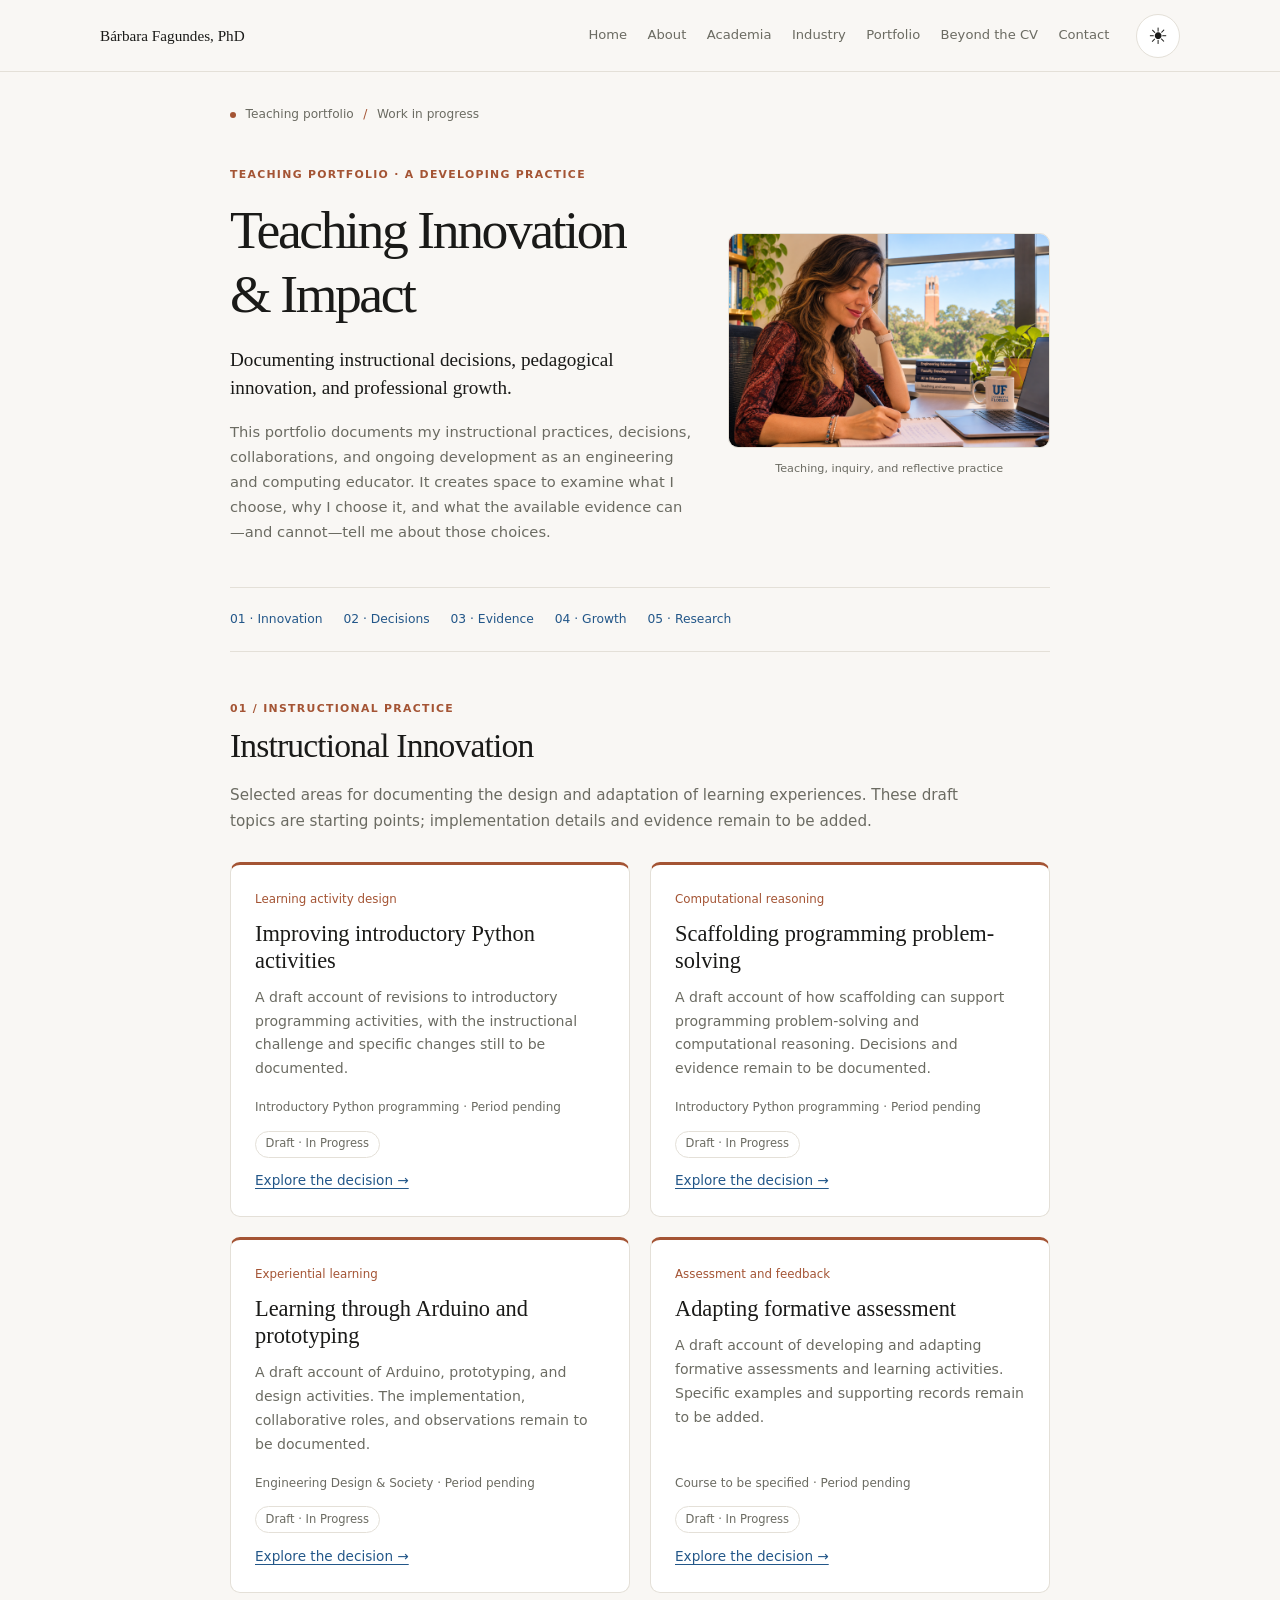
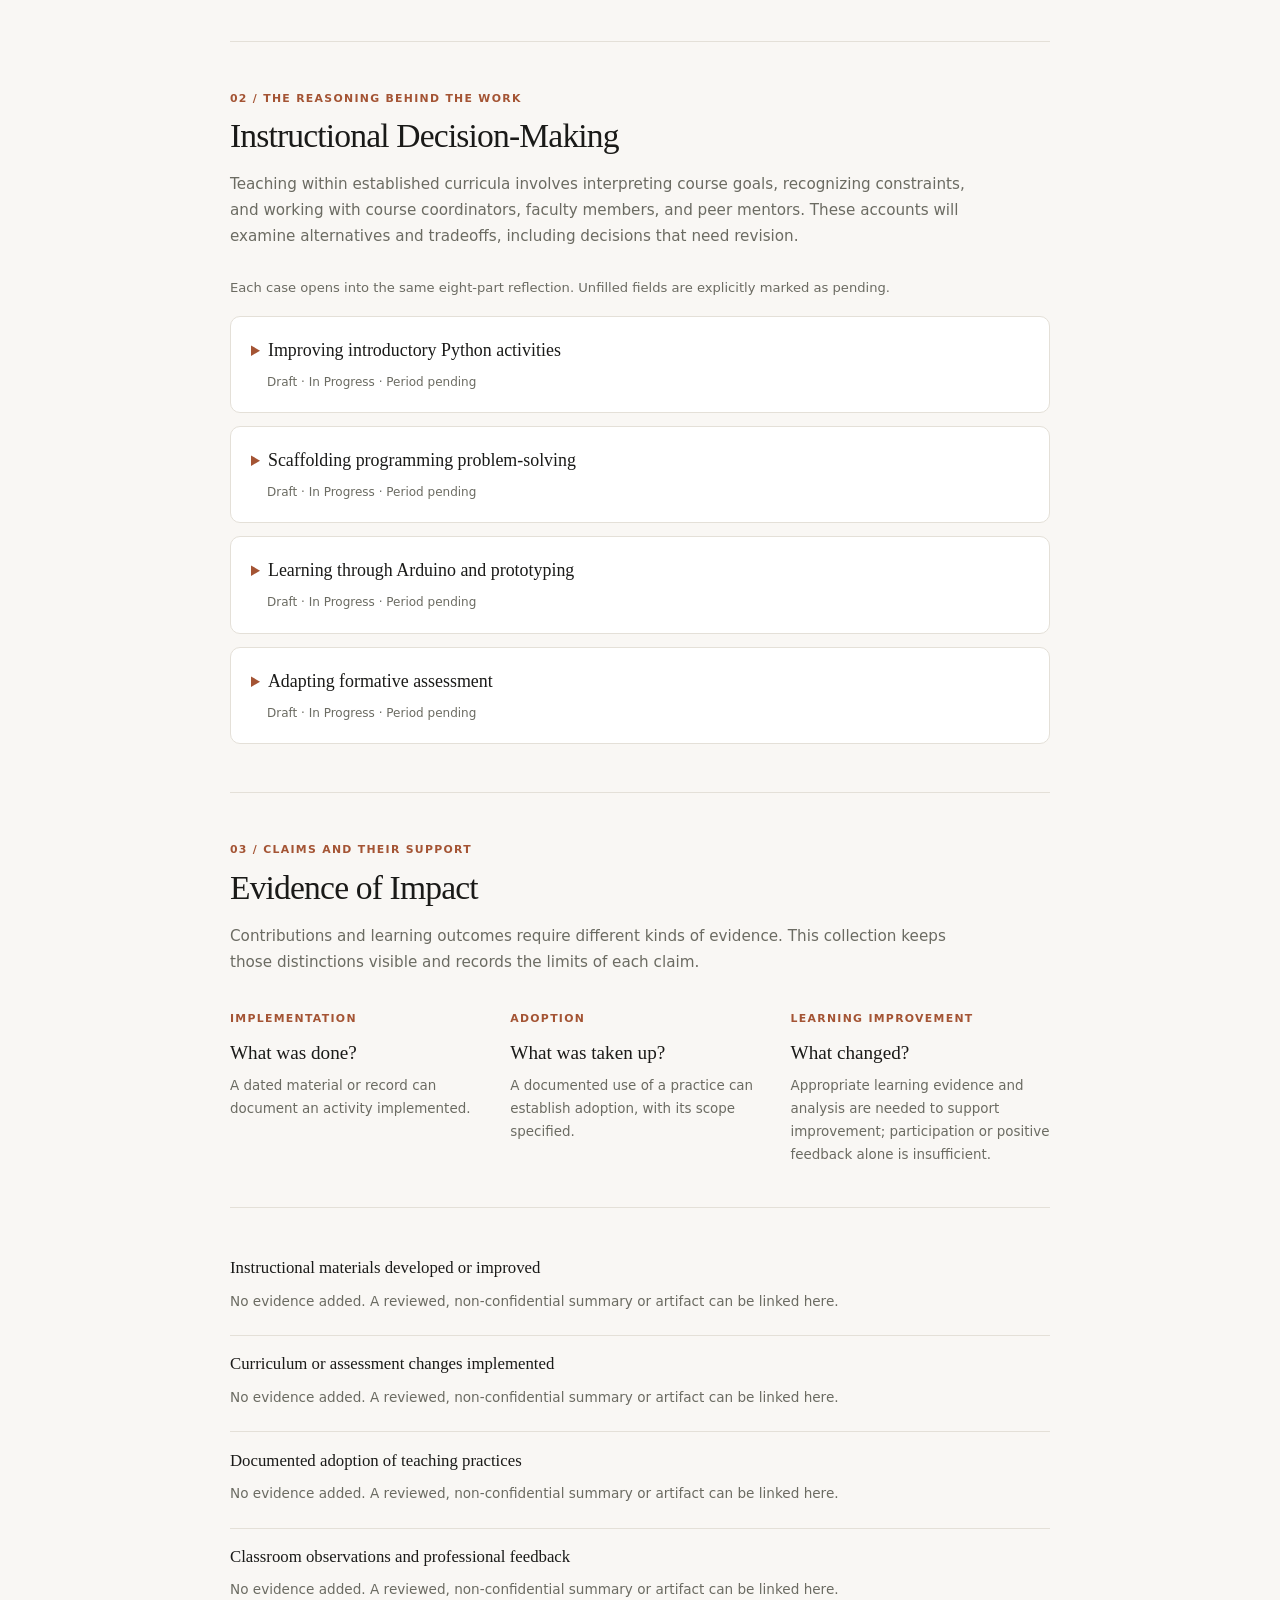
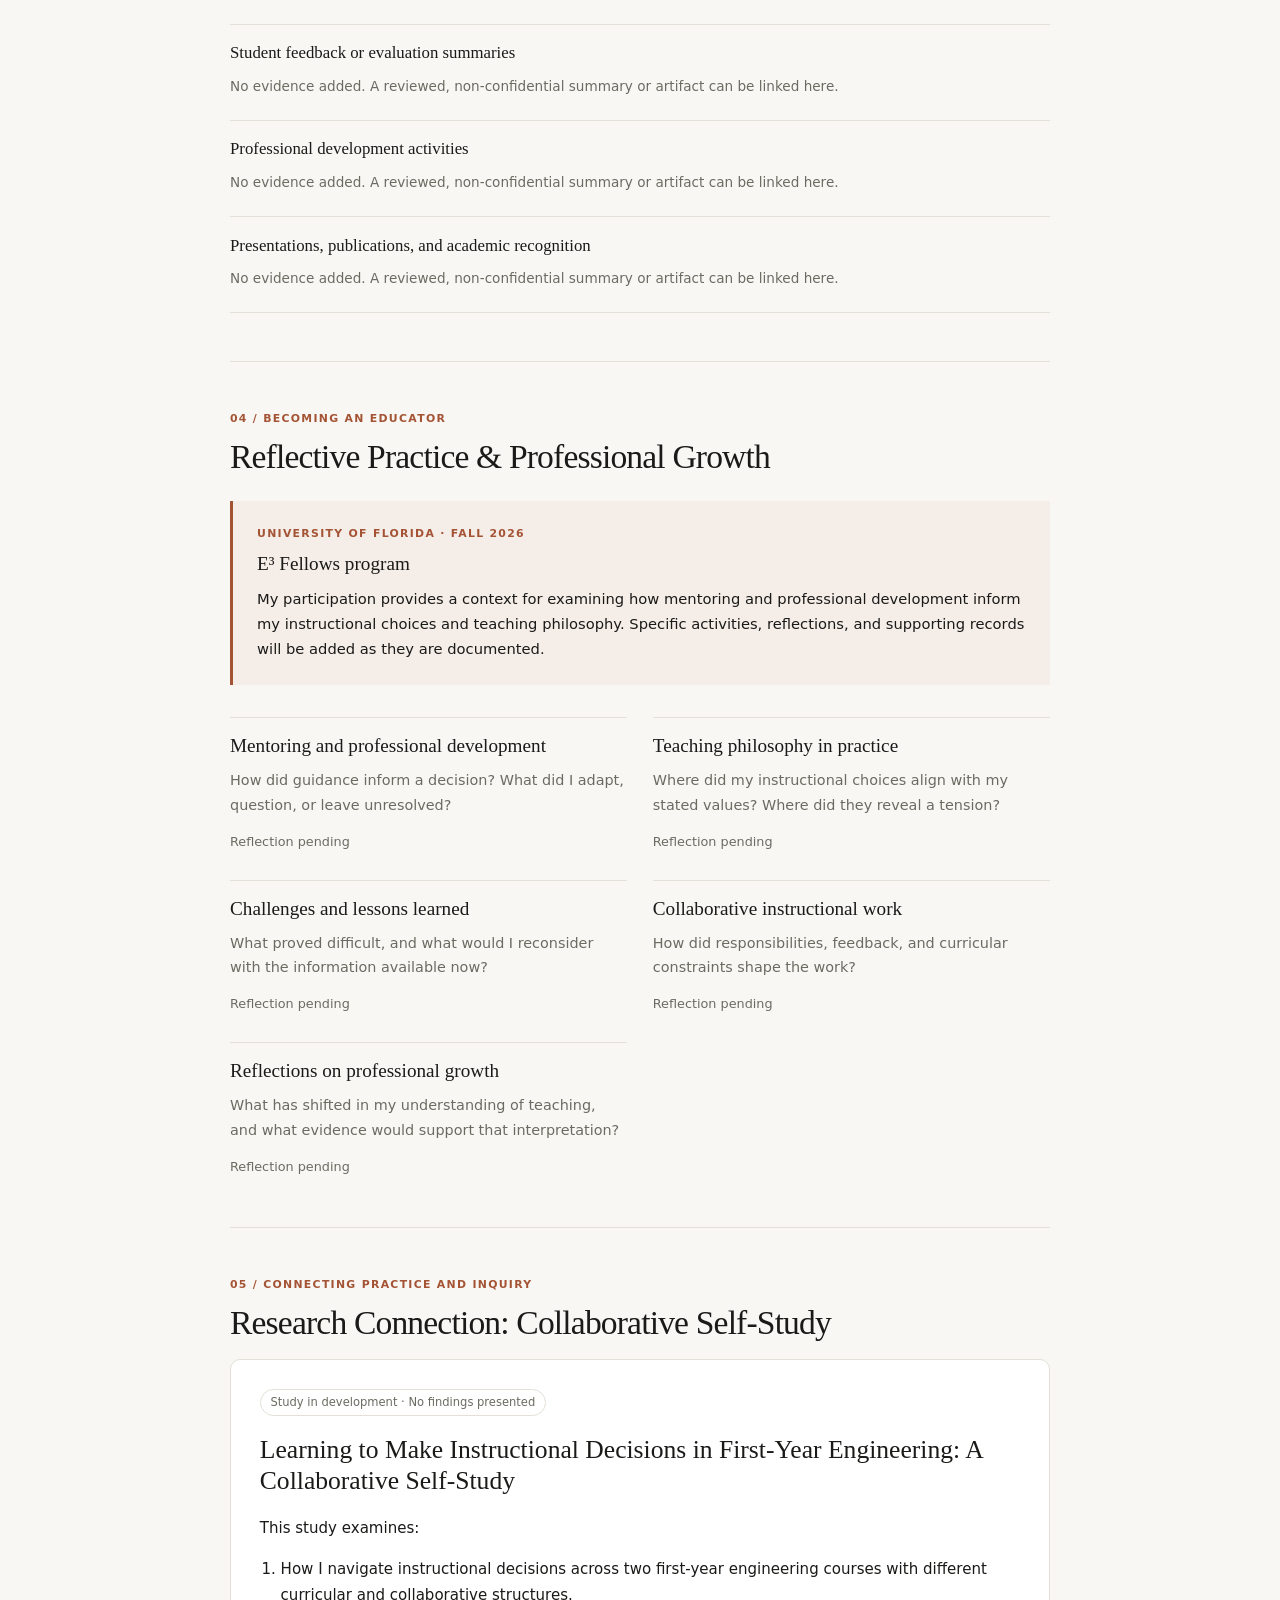
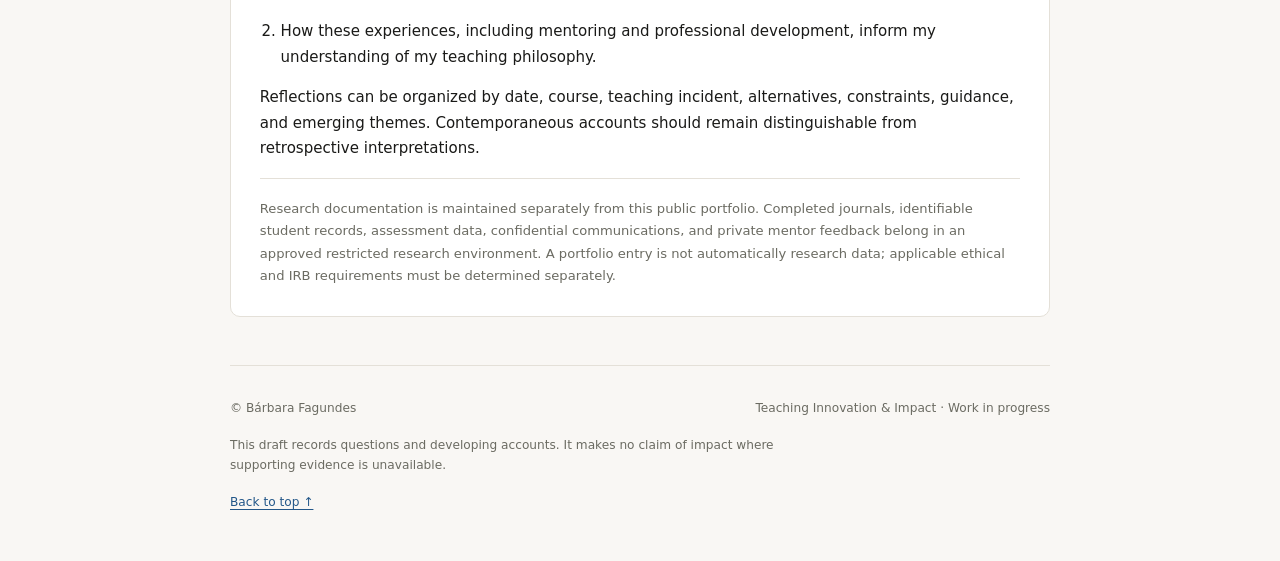
<file: teaching-innovation.html>
<!DOCTYPE html>
<html lang="en">
<head>
  <meta charset="UTF-8">
  <meta name="viewport" content="width=device-width, initial-scale=1">
  <meta name="description" content="Teaching innovation, instructional decision-making, and reflective practice in engineering and computing education by Bárbara Fagundes.">
  <meta name="referrer" content="no-referrer">
  <title>Teaching Innovation &amp; Impact | Bárbara Fagundes</title>
  <link rel="stylesheet" href="teaching-innovation.css">
  <script src="teaching-theme.js"></script>
  <script src="teaching-innovation.js" defer></script>
</head>
<body>
  <a class="skip-link" href="#main">Skip to content</a>
  <header class="topbar">
    <div class="topbar-inner">
      <span class="topbar-name">Bárbara Fagundes, PhD</span>
      <nav class="topbar-nav" aria-label="Site navigation">
        <a href="index.html">Home</a>
        <a href="about.html">About</a>
        <a href="academia.html">Academia</a>
        <a href="industry.html">Industry</a>
        <a href="portfolio.html">Portfolio</a>
        <a href="beyond-cv.html">Beyond the CV</a>
        <a href="contact.html">Contact</a>
      </nav>
      <button id="theme-toggle" class="theme-toggle" aria-label="Switch color theme" hidden>☀</button>
    </div>
  </header>
  <main id="main" class="page" tabindex="-1">
    <div class="draft-note"><span class="draft-dot" aria-hidden="true"></span> Teaching portfolio <span class="note-divider">/</span> Work in progress</div>
    <div class="hero">
      <div>
        <p class="eyebrow">Teaching portfolio · A developing practice</p>
        <h1>Teaching Innovation <span>&amp; Impact</span></h1>
        <p class="subtitle">Documenting instructional decisions, pedagogical innovation, and professional growth.</p>
        <p class="intro">This portfolio documents my instructional practices, decisions, collaborations, and ongoing development as an engineering and computing educator. It creates space to examine what I choose, why I choose it, and what the available evidence can—and cannot—tell me about those choices.</p>
      </div>
      <figure class="hero-visual" id="hero-visual">
        <div class="image-placeholder" id="image-placeholder">
          <span class="image-mark" aria-hidden="true">✎</span>
          <p class="image-heading">A space for reflection</p>
          <p>Featured portrait to be added</p>
          <p class="image-description">Writing at a desk, with a university campus beyond the window.</p>
        </div>
        <figcaption id="portrait-caption">Reserved for my personalized teaching portrait.</figcaption>
      </figure>
    </div>
    <nav class="section-nav" aria-label="On this page">
      <a href="#innovation">01 · Innovation</a><a href="#decisions">02 · Decisions</a>
      <a href="#evidence">03 · Evidence</a><a href="#growth">04 · Growth</a><a href="#research">05 · Research</a>
    </nav>
    <noscript><p class="notice">JavaScript is required to display the case-study and evidence collections. Enable it and reload this local preview.</p></noscript>
    <p id="load-error" class="notice" role="alert" hidden></p>
    <section id="innovation" aria-labelledby="innovation-title">
      <p class="eyebrow">01 / Instructional practice</p>
      <h2 id="innovation-title">Instructional Innovation</h2>
      <p class="section-lead">Selected areas for documenting the design and adaptation of learning experiences. These draft topics are starting points; implementation details and evidence remain to be added.</p>
      <div id="case-cards" class="cards-grid"></div>
    </section>
    <section id="decisions" aria-labelledby="decisions-title">
      <p class="eyebrow">02 / The reasoning behind the work</p>
      <h2 id="decisions-title">Instructional Decision-Making</h2>
      <p class="section-lead">Teaching within established curricula involves interpreting course goals, recognizing constraints, and working with course coordinators, faculty members, and peer mentors. These accounts will examine alternatives and tradeoffs, including decisions that need revision.</p>
      <p class="collection-note">Each case opens into the same eight-part reflection. Unfilled fields are explicitly marked as pending.</p>
      <div id="decision-cases" class="decision-list"></div>
    </section>
    <section id="evidence" aria-labelledby="evidence-title">
      <p class="eyebrow">03 / Claims and their support</p>
      <h2 id="evidence-title">Evidence of Impact</h2>
      <p class="section-lead">Contributions and learning outcomes require different kinds of evidence. This collection keeps those distinctions visible and records the limits of each claim.</p>
      <div class="evidence-levels">
        <article><span class="eyebrow">Implementation</span><h3>What was done?</h3><p>A dated material or record can document an activity implemented.</p></article>
        <article><span class="eyebrow">Adoption</span><h3>What was taken up?</h3><p>A documented use of a practice can establish adoption, with its scope specified.</p></article>
        <article><span class="eyebrow">Learning improvement</span><h3>What changed?</h3><p>Appropriate learning evidence and analysis are needed to support improvement; participation or positive feedback alone is insufficient.</p></article>
      </div>
      <div id="evidence-collection" class="evidence-collection"></div>
    </section>
    <section id="growth" aria-labelledby="growth-title">
      <p class="eyebrow">04 / Becoming an educator</p>
      <h2 id="growth-title">Reflective Practice &amp; Professional Growth</h2>
      <div class="fellowship-note"><p class="eyebrow">University of Florida · Fall 2026</p><h3>E³ Fellows program</h3><p>My participation provides a context for examining how mentoring and professional development inform my instructional choices and teaching philosophy. Specific activities, reflections, and supporting records will be added as they are documented.</p></div>
      <div class="reflection-grid">
        <article><h3>Mentoring and professional development</h3><p>How did guidance inform a decision? What did I adapt, question, or leave unresolved?</p><span class="pending">Reflection pending</span></article>
        <article><h3>Teaching philosophy in practice</h3><p>Where did my instructional choices align with my stated values? Where did they reveal a tension?</p><span class="pending">Reflection pending</span></article>
        <article><h3>Challenges and lessons learned</h3><p>What proved difficult, and what would I reconsider with the information available now?</p><span class="pending">Reflection pending</span></article>
        <article><h3>Collaborative instructional work</h3><p>How did responsibilities, feedback, and curricular constraints shape the work?</p><span class="pending">Reflection pending</span></article>
        <article><h3>Reflections on professional growth</h3><p>What has shifted in my understanding of teaching, and what evidence would support that interpretation?</p><span class="pending">Reflection pending</span></article>
      </div>
    </section>
    <section id="research" aria-labelledby="research-title">
      <p class="eyebrow">05 / Connecting practice and inquiry</p>
      <h2 id="research-title">Research Connection: Collaborative Self-Study</h2>
      <div class="research-panel">
        <p class="status">Study in development · No findings presented</p>
        <h3>Learning to Make Instructional Decisions in First-Year Engineering: A Collaborative Self-Study</h3>
        <p>This study examines:</p>
        <ol>
          <li>How I navigate instructional decisions across two first-year engineering courses with different curricular and collaborative structures.</li>
          <li>How these experiences, including mentoring and professional development, inform my understanding of my teaching philosophy.</li>
        </ol>
        <p>Reflections can be organized by date, course, teaching incident, alternatives, constraints, guidance, and emerging themes. Contemporaneous accounts should remain distinguishable from retrospective interpretations.</p>
        <p class="research-boundary">Research documentation is maintained separately from this public portfolio. Completed journals, identifiable student records, assessment data, confidential communications, and private mentor feedback belong in an approved restricted research environment. A portfolio entry is not automatically research data; applicable ethical and IRB requirements must be determined separately.</p>
      </div>
    </section>
    <footer><p>© Bárbara Fagundes <span>Teaching Innovation &amp; Impact · Work in progress</span></p><p>This draft records questions and developing accounts. It makes no claim of impact where supporting evidence is unavailable.</p><a href="#main">Back to top ↑</a></footer>
  </main>
</body>
</html>
</file>
<file: teaching-innovation.css>
:root {
  color-scheme: light;
  --bg: #f9f7f4; --surface: #ffffff; --text: #1a1a18; --muted: #6b6b62;
  --line: #e4e0d8; --link: #235789; --accent: #a45434; --accent-soft: #f5ede8;
  --max: 860px; --serif: Georgia, "Times New Roman", Times, serif;
  --sans: system-ui, -apple-system, BlinkMacSystemFont, "Segoe UI", sans-serif;
}
html[data-theme="dark"] {
  color-scheme: dark;
  --bg: #111110; --surface: #1c1c1a; --text: #e8e6e0; --muted: #aaa99d;
  --line: #3d3d36; --link: #79b5f5; --accent: #d98060; --accent-soft: #261a14;
}
*, *::before, *::after { box-sizing: border-box; }
[hidden] { display: none !important; }
body { margin: 0; font-family: var(--sans); color: var(--text); background: var(--bg); line-height: 1.7; }
a { color: var(--link); text-underline-offset: .22em; }
a:hover { text-decoration-thickness: 2px; }
button { font: inherit; }
:focus-visible { outline: 3px solid var(--link); outline-offset: 5px; }
h1, h2, h3, h4 { font-family: var(--serif); line-height: 1.2; font-weight: 400; }
p { margin: 0 0 1rem; }
h1 { font-size: clamp(2.35rem, 5.4vw, 3.35rem); letter-spacing: -.045em; margin: .8rem 0 1.2rem; }
h1 span { display: block; }
h2 { font-size: clamp(1.65rem, 3.7vw, 2.1rem); margin: .4rem 0 1rem; letter-spacing: -.025em; }
h3 { font-size: 1.2rem; margin: 0 0 .7rem; }
h4 { font-size: 1.15rem; margin: 0 0 .5rem; }
ul, ol { padding-left: 1.3rem; }
li { margin-bottom: .65rem; }
.page { max-width: var(--max); margin: 0 auto; padding: 0 1.25rem; }
.topbar { border-bottom: 1px solid var(--line); background: var(--bg); }
.topbar-inner { max-width: 1120px; margin: 0 auto; padding: .85rem 1.25rem; display: flex; align-items: center; gap: 1.1rem; }
.topbar-name { font-family: var(--serif); font-size: .95rem; white-space: nowrap; }
.topbar-nav { display: flex; flex-wrap: wrap; gap: .15rem; margin-left: auto; }
.topbar-nav a { padding: .3rem .5rem; border: 1px solid transparent; border-radius: 999px; font-size: .82rem; color: var(--muted); text-decoration: none; }
.topbar-nav a:hover { color: var(--text); border-color: var(--line); }
.theme-toggle { width: 2.75rem; height: 2.75rem; border: 1px solid var(--line); border-radius: 50%; background: var(--surface); color: var(--text); font-size: 1.4rem; cursor: pointer; flex-shrink: 0; }
.theme-toggle:hover { border-color: var(--accent); }
.skip-link { position: absolute; top: -100px; left: 1rem; padding: .6rem 1rem; background: var(--surface); z-index: 10; }
.skip-link:focus { top: .5rem; }
.draft-note { display: flex; align-items: center; gap: .6rem; font-size: .76rem; color: var(--muted); margin: 2rem 0; }
.draft-dot { width: 6px; height: 6px; border-radius: 50%; background: var(--accent); }
.note-divider { color: var(--accent); }
.hero { display: grid; grid-template-columns: 1.45fr 1fr; gap: 2rem; align-items: center; padding: .6rem 0 2.7rem; }
.eyebrow { color: var(--accent); text-transform: uppercase; font-size: .68rem; font-weight: 600; letter-spacing: .12em; margin-bottom: .5rem; }
.subtitle { font-family: var(--serif); font-size: 1.2rem; line-height: 1.5; }
.intro { font-size: .92rem; color: var(--muted); margin-bottom: 0; }
.hero-visual { margin: 0; }
.image-placeholder { min-height: 315px; padding: 1.8rem; display: flex; flex-direction: column; justify-content: center; text-align: center; border: 1px solid var(--line); border-radius: 10px; background: var(--accent-soft); color: var(--muted); }
.image-mark { font-family: var(--serif); font-size: 3rem; color: var(--accent); margin-bottom: 1.25rem; }
.image-heading { font-family: var(--serif); font-size: 1.4rem; color: var(--text); }
.image-placeholder p { margin-bottom: .6rem; font-size: .82rem; }
.image-placeholder .image-heading { font-size: 1.4rem; }
.image-description { max-width: 14rem; margin-inline: auto; }
.hero-visual img { width: 100%; height: auto; display: block; border: 1px solid var(--line); border-radius: 10px; }
figcaption { font-size: .7rem; color: var(--muted); margin-top: .7rem; text-align: center; }
.section-nav { display: flex; flex-wrap: wrap; gap: .5rem 1.3rem; padding: 1rem 0; border-top: 1px solid var(--line); font-size: .77rem; }
.section-nav a { padding: .3rem 0; text-decoration: none; }
.section-nav a:hover { text-decoration: underline; }
section { padding: 3rem 0; border-top: 1px solid var(--line); scroll-margin-top: 1rem; }
.section-lead { color: var(--muted); max-width: 46rem; margin-bottom: 1.7rem; font-size: .95rem; }
.cards-grid { display: grid; grid-template-columns: repeat(2, minmax(0, 1fr)); gap: 1.25rem; }
.project-card { border: 1px solid var(--line); border-top: 3px solid var(--accent); border-radius: 10px; padding: 1.5rem; background: var(--surface); display: flex; flex-direction: column; transition: transform 160ms ease, box-shadow 160ms ease; }
.project-card:hover { box-shadow: 0 6px 22px rgb(0 0 0 / .09); transform: translateY(-2px); }
.project-card h3 { font-size: 1.4rem; margin-top: .75rem; }
.card-category { font-size: .74rem; color: var(--accent); margin: 0; }
.card-desc { color: var(--muted); font-size: .88rem; flex: 1; }
.card-meta { color: var(--muted); font-size: .75rem; margin-bottom: .8rem; }
.status { font-size: .72rem; border: 1px solid var(--line); border-radius: 999px; padding: .18rem .6rem; color: var(--muted); width: fit-content; }
.case-link { font-size: .85rem; margin-top: .7rem; align-self: flex-start; }
.collection-note { font-size: .82rem; color: var(--muted); }
.decision-list { display: grid; gap: .8rem; }
.decision-case { background: var(--surface); border: 1px solid var(--line); border-radius: 10px; scroll-margin-top: 1rem; }
summary { cursor: pointer; padding: 1.25rem; }
summary::marker { color: var(--accent); }
summary h3 { display: inline; font-size: 1.12rem; }
summary .summary-meta { display: block; margin: .5rem 0 0 1rem; font-size: .75rem; color: var(--muted); }
.case-content { padding: 0 1.5rem 1.5rem; }
.case-facts { display: grid; grid-template-columns: repeat(2, minmax(0, 1fr)); gap: .7rem 1rem; padding: 1rem; background: var(--bg); font-size: .82rem; }
dt { font-weight: 600; } dd { margin: 0; color: var(--muted); }
.case-step { padding: 1.3rem 0; border-top: 1px solid var(--line); font-size: .9rem; }
.case-step:last-child { padding-bottom: 0; }
.field-label { font-weight: 600; }
.case-step p { margin-bottom: .65rem; }
.pending { color: var(--muted); font-size: .8rem; }
.evidence-levels { display: grid; grid-template-columns: repeat(3, minmax(0, 1fr)); gap: 1.3rem; margin-bottom: 2rem; padding-bottom: 1.5rem; border-bottom: 1px solid var(--line); }
.evidence-levels h3 { margin-top: .7rem; }
.evidence-levels p { font-size: .84rem; color: var(--muted); }
.evidence-group { padding: 1.15rem 0; border-bottom: 1px solid var(--line); }
.evidence-group h3 { font-size: 1.05rem; }
.evidence-group p { font-size: .85rem; color: var(--muted); margin: .25rem 0; }
.evidence-record { padding: 1rem; margin-top: .8rem; border: 1px solid var(--line); border-radius: 8px; }
.fellowship-note { padding: 1.5rem; border-left: 3px solid var(--accent); background: var(--accent-soft); margin: 1.5rem 0; }
.fellowship-note p:last-child { margin-bottom: 0; font-size: .92rem; }
.reflection-grid { display: grid; grid-template-columns: repeat(2, minmax(0, 1fr)); gap: 1.6rem; margin-top: 2rem; }
.reflection-grid article { border-top: 1px solid var(--line); padding-top: 1rem; }
.reflection-grid p { color: var(--muted); font-size: .9rem; margin-bottom: .6rem; }
.research-panel { border: 1px solid var(--line); background: var(--surface); padding: 1.8rem; border-radius: 10px; font-size: .94rem; }
.research-panel h3 { font-size: 1.6rem; margin: 1.2rem 0; }
.research-boundary { border-top: 1px solid var(--line); padding-top: 1.2rem; font-size: .82rem; color: var(--muted); margin-bottom: 0; }
.notice { border: 1px solid var(--accent); padding: 1rem; background: var(--accent-soft); }
footer { border-top: 1px solid var(--line); padding: 2rem 0 3rem; font-size: .76rem; color: var(--muted); }
footer span { float: right; } footer p:nth-child(2) { max-width: 38rem; }
@media (max-width: 1000px) { .topbar-name { display: none; } .topbar-nav { margin-left: 0; } .theme-toggle { margin-left: auto; } }
@media (max-width: 620px) {
  .topbar-inner { align-items: flex-start; gap: .4rem; padding: .7rem 1rem; }
  .topbar-nav a { font-size: .76rem; padding: .35rem .4rem; }
  .hero, .cards-grid, .reflection-grid, .case-facts { grid-template-columns: 1fr; }
  .hero { gap: 1.6rem; } .hero-visual { max-width: 100%; }
  .image-placeholder { min-height: 220px; } .image-mark { margin-bottom: .5rem; }
  .draft-note { margin: 1.5rem 0; flex-wrap: wrap; font-size: .7rem; }
  .evidence-levels { grid-template-columns: 1fr; gap: .8rem; }
  .evidence-levels p { margin-bottom: 0; }
  .research-panel { padding: 1.2rem; } .research-panel h3 { font-size: 1.4rem; }
  section { padding: 2.3rem 0; } footer span { float: none; display: block; }
}
@media (prefers-reduced-motion: reduce) { .project-card { transition: none; } .project-card:hover { transform: none; } }
</file>
